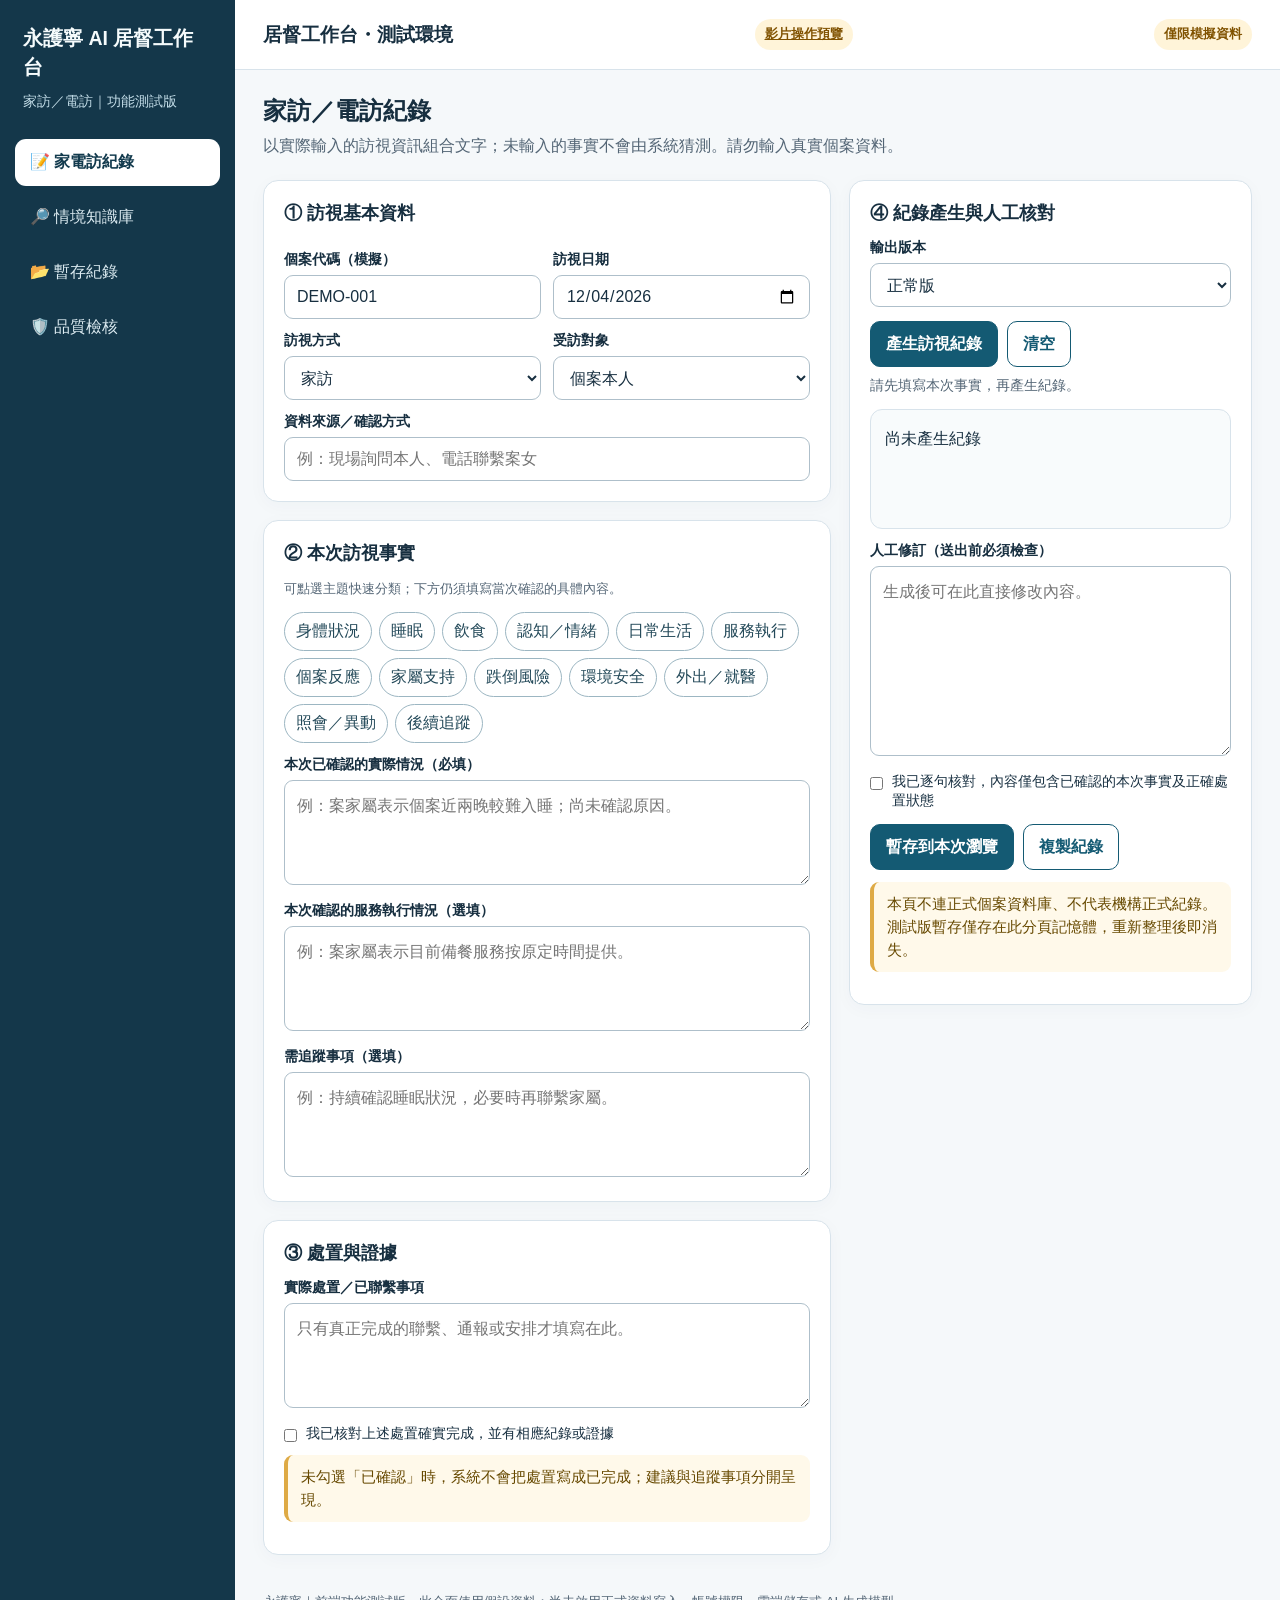
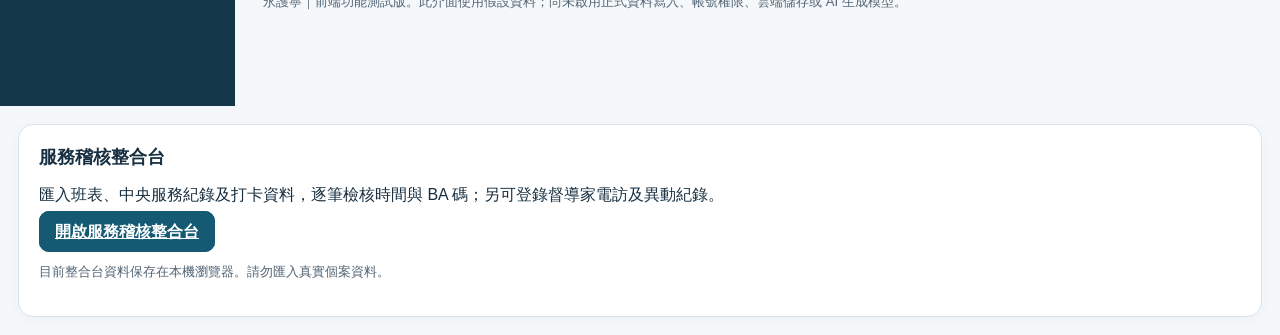
<file: index.html>
<!doctype html>
<html lang="zh-Hant">
<head>
<meta charset="utf-8"><meta name="viewport" content="width=device-width, initial-scale=1, viewport-fit=cover">
<meta name="theme-color" content="#f7f9fc"><title>永護寧 AI 居督工作台｜測試介面</title>
<style>
:root{--ink:#172f40;--muted:#536575;--line:#d8e3eb;--blue:#145a73;--blue2:#e8f3f7;--paper:#fff;--bg:#f5f8fa;--amber:#805200;--amberbg:#fff4d9;--green:#24604c;--radius:15px}*{box-sizing:border-box}html{font-family:-apple-system,BlinkMacSystemFont,"Noto Sans TC","Microsoft JhengHei",sans-serif;font-size:16px;color:var(--ink)}body{margin:0;background:var(--bg)}button,input,select,textarea{font:inherit}button{cursor:pointer}a{color:var(--blue)}:focus-visible{outline:3px solid #e69835;outline-offset:2px}.shell{min-height:100vh;display:grid;grid-template-columns:235px minmax(0,1fr)}aside{background:#14374a;color:#f5fbfc;padding:24px 15px}aside h1{font-size:1.22rem;line-height:1.5;margin:0 8px 10px}aside p{color:#c4dee9;font-size:.87rem;margin:0 8px 28px}.nav{display:grid;gap:8px}.nav button{width:100%;text-align:left;border:0;border-radius:11px;background:transparent;color:#dcebf1;padding:13px 15px}.nav button.active{background:#fff;color:#123a4d;font-weight:700}.top{display:flex;align-items:center;justify-content:space-between;gap:14px;border-bottom:1px solid var(--line);padding:19px 28px;background:#fff}.top strong{font-size:1.2rem}.pill{border-radius:999px;background:var(--amberbg);color:var(--amber);padding:7px 10px;font-size:.79rem;font-weight:700}.content{max-width:1300px;margin:0 auto;padding:25px 28px 80px}.title{font-size:1.5rem;margin:0 0 6px}.subtitle{color:var(--muted);margin:0 0 21px;line-height:1.65}.grid{display:grid;grid-template-columns:minmax(0,1.17fr) minmax(320px,.83fr);gap:18px}.card{background:var(--paper);border:1px solid var(--line);border-radius:var(--radius);padding:20px;margin-bottom:18px;box-shadow:0 4px 18px #284b5a08}.card h2{font-size:1.13rem;margin:0 0 13px}.tip{border-left:4px solid #deaa45;background:#fff9ea;border-radius:9px;padding:11px 13px;margin:12px 0;color:#674900;font-size:.91rem;line-height:1.55}.two{display:grid;grid-template-columns:1fr 1fr;gap:12px}label{display:block;font-weight:650;font-size:.9rem;margin:12px 0 6px}input,select,textarea{width:100%;border:1px solid #aebfca;background:#fff;border-radius:9px;padding:11px 12px;min-height:44px;color:var(--ink)}textarea{min-height:105px;resize:vertical;line-height:1.7}small,.meta{color:var(--muted);font-size:.82rem;line-height:1.55}.chips{display:flex;gap:7px;flex-wrap:wrap;margin:11px 0}.chip{border:1px solid #9cb6c2;background:#fff;border-radius:999px;padding:8px 11px;color:#234959;min-height:39px}.chip.selected{background:#145a73;color:#fff;border-color:#145a73}.btn{background:#145a73;color:#fff;border:1px solid #145a73;border-radius:10px;padding:11px 15px;min-height:46px;font-weight:700}.btn.alt{background:#fff;color:#145a73}.btn:disabled{background:#d5dce1;color:#71808b;border-color:#d5dce1;cursor:not-allowed}.actions{display:flex;gap:9px;flex-wrap:wrap;margin-top:14px}.preview{white-space:pre-wrap;line-height:1.9;background:#f8fbfc;border:1px solid var(--line);border-radius:12px;padding:14px;min-height:120px}.badges{display:flex;gap:8px;flex-wrap:wrap}.count{font-size:1.5rem;font-weight:800;color:var(--blue)}.records{display:grid;gap:10px}.record{border:1px solid var(--line);border-radius:10px;padding:12px;background:#fff}.record p{margin:6px 0;color:var(--muted);line-height:1.55}.record strong{font-size:.95rem}.section{display:none}.section.active{display:block}.checkbox{display:flex;gap:9px;align-items:flex-start;font-weight:500;margin:12px 0}.checkbox input{width:auto;min-height:0;margin:5px 0 0}.footer{color:var(--muted);font-size:.82rem;line-height:1.65;margin-top:18px}.searchrow{display:grid;grid-template-columns:1fr 160px;gap:9px}.tag{font-size:.77rem;background:#edf2f5;color:#44606e;border-radius:8px;padding:4px 7px;margin-right:6px;display:inline-block}.stats{display:grid;grid-template-columns:repeat(3,1fr);gap:12px}.stat{border:1px solid var(--line);border-radius:11px;padding:14px;background:#fff}.stat span{display:block;font-size:.8rem;color:var(--muted)}.list-info{margin:9px 0 14px;color:var(--muted);font-size:.9rem}.screenreader{position:absolute;width:1px;height:1px;overflow:hidden;clip:rect(0,0,0,0)}@media(max-width:900px){.shell{grid-template-columns:1fr}aside{padding:12px}.nav{display:flex;overflow-x:auto;gap:6px}.nav button{width:auto;white-space:nowrap;padding:10px 14px}aside h1{margin:3px 0;font-size:1.02rem}aside p{margin:0 0 6px}.content{padding:18px 14px 85px}.top{padding:14px}.top strong{font-size:1rem}.grid{grid-template-columns:1fr}.card{padding:16px}.two{grid-template-columns:1fr}.stats{grid-template-columns:1fr 1fr}.title{font-size:1.3rem}.searchrow{grid-template-columns:1fr}}@media(prefers-reduced-motion:reduce){*{scroll-behavior:auto!important;transition:none!important}}
</style>
</head>
<body>
<div class="shell">
<aside><h1>永護寧 AI 居督工作台</h1><p>家訪／電訪｜功能測試版</p><nav class="nav" aria-label="工作台功能">
<button class="active" data-screen="visit" aria-current="page">📝 家電訪紀錄</button><button data-screen="scenarios">🔎 情境知識庫</button><button data-screen="drafts">📂 暫存紀錄</button><button data-screen="quality">🛡️ 品質檢核</button>
</nav></aside>
<div><header class="top"><strong>居督工作台・測試環境</strong><a class="pill" href="video-visit/">影片操作預覽</a><span class="pill">僅限模擬資料</span></header>
<main class="content">
<section id="visit" class="section active">
<h2 class="title">家訪／電訪紀錄</h2><p class="subtitle">以實際輸入的訪視資訊組合文字；未輸入的事實不會由系統猜測。請勿輸入真實個案資料。</p>
<div class="grid"><div>
<article class="card"><h2>① 訪視基本資料</h2>
<div class="two"><div><label for="caseId">個案代碼（模擬）</label><input id="caseId" value="DEMO-001" maxlength="60" autocomplete="off"></div><div><label for="visitDate">訪視日期</label><input id="visitDate" type="date"></div></div>
<div class="two"><div><label for="visitType">訪視方式</label><select id="visitType"><option value="家訪">家訪</option><option value="電訪">電訪</option></select></div><div><label for="visitTarget">受訪對象</label><select id="visitTarget"><option value="個案本人">個案本人</option><option value="案家屬">案家屬</option><option value="主要照顧者">主要照顧者</option><option value="居服員">居服員</option></select></div></div>
<label for="visitSource">資料來源／確認方式</label><input id="visitSource" placeholder="例：現場詢問本人、電話聯繫案女" maxlength="120">
</article>
<article class="card"><h2>② 本次訪視事實</h2><p class="meta">可點選主題快速分類；下方仍須填寫當次確認的具體內容。</p>
<div class="chips" id="topicChips" aria-label="訪視主題"></div>
<label for="facts">本次已確認的實際情況（必填）</label><textarea id="facts" placeholder="例：案家屬表示個案近兩晚較難入睡；尚未確認原因。"></textarea>
<label for="service">本次確認的服務執行情況（選填）</label><textarea id="service" placeholder="例：案家屬表示目前備餐服務按原定時間提供。"></textarea>
<label for="risks">需追蹤事項（選填）</label><textarea id="risks" placeholder="例：持續確認睡眠狀況，必要時再聯繫家屬。"></textarea>
</article>
<article class="card"><h2>③ 處置與證據</h2><label for="actionText">實際處置／已聯繫事項</label><textarea id="actionText" placeholder="只有真正完成的聯繫、通報或安排才填寫在此。"></textarea>
<label class="checkbox"><input id="actionConfirmed" type="checkbox"><span>我已核對上述處置確實完成，並有相應紀錄或證據</span></label>
<div class="tip">未勾選「已確認」時，系統不會把處置寫成已完成；建議與追蹤事項分開呈現。</div>
</article>
</div>
<div>
<article class="card"><h2>④ 紀錄產生與人工核對</h2>
<label for="recordStyle">輸出版本</label><select id="recordStyle"><option value="normal">正常版</option><option value="short">簡易版</option><option value="detailed">詳細版</option></select>
<div class="actions"><button class="btn" id="generateBtn">產生訪視紀錄</button><button class="btn alt" id="resetBtn">清空</button></div>
<p class="list-info" id="generationStatus" role="status" aria-live="polite">請先填寫本次事實，再產生紀錄。</p><div id="preview" class="preview" aria-label="紀錄預覽">尚未產生紀錄</div>
<label for="recordEditor">人工修訂（送出前必須檢查）</label><textarea id="recordEditor" placeholder="生成後可在此直接修改內容。" style="min-height:190px"></textarea>
<label class="checkbox"><input id="humanApproved" type="checkbox"><span>我已逐句核對，內容僅包含已確認的本次事實及正確處置狀態</span></label>
<div class="actions"><button class="btn" id="saveDraftBtn">暫存到本次瀏覽</button><button class="btn alt" id="copyBtn">複製紀錄</button></div>
<div class="tip">本頁不連正式個案資料庫、不代表機構正式紀錄。測試版暫存僅存在此分頁記憶體，重新整理後即消失。</div>
</article>
</div></div></section>
<section id="scenarios" class="section">
<h2 class="title">情境知識庫</h2><p class="subtitle">檢索既有1,420筆待審情境，僅供模擬與督導知識整理；不會自動寫入正式訪視事實。</p>
<article class="card"><div class="stats"><div class="stat"><span>題庫規劃</span><div class="count">1,420</div></div><div class="stat"><span>已載入筆數</span><div class="count" id="loadedCount">0</div></div><div class="stat"><span>正式可用</span><div class="count">0</div></div></div>
<div class="tip" id="dataStatus" role="status">待載入情境資料。若在 GitHub Pages 預覽，需確保知識庫 JSON 與網站同目錄部署。</div>
<div class="actions"><button id="loadScenarios" class="btn">載入情境庫</button></div>
<div class="searchrow"><div><label for="scenarioSearch">關鍵字搜尋</label><input id="scenarioSearch" placeholder="例如：睡眠、跌倒、家屬衝突" maxlength="80"></div><div><label for="domainFilter">情境領域</label><select id="domainFilter"><option value="">全部領域</option></select></div></div>
<p class="list-info" id="searchStatus" aria-live="polite">尚未載入</p><div id="scenarioList" class="records"></div>
</article></section>
<section id="drafts" class="section"><h2 class="title">暫存紀錄</h2><p class="subtitle">最多50筆，僅存在本頁分頁記憶體。不得視為正式保存。</p><article class="card"><p id="draftStatus" role="status">目前 0 筆暫存。</p><div id="draftList" class="records"></div><div class="actions"><button class="btn alt" id="clearDrafts">清除本頁所有暫存</button></div></article></section>
<section id="quality" class="section"><h2 class="title">品質與上線條件</h2><p class="subtitle">參照既有 GitHub 資料模型：個案唯一主檔、事件中心、事實與建議分層。</p>
<article class="card"><h2>目前驗收狀態</h2><div class="records"><div class="record"><strong>🟠 1,420筆情境仍待逐題驗收</strong><p>原始草案不能直接標記 approved；相似情境需語意去重。</p></div><div class="record"><strong>🟠 BA／GA／SC碼別版本驗證</strong><p>碼別不能由本展示頁推定，需對照服務適用日期與正式核定來源。</p></div><div class="record"><strong>🔒 正式紀錄保存功能未開放</strong><p>尚未串接身分驗證、角色權限、資料庫、稽核軌跡及備份；請勿上傳真實個案個資。</p></div><div class="record"><strong>✅ 本頁防錯機制</strong><p>來源、日期、本次事實分開填；處置需明確確認；輸出必須人工核對；草案與正式紀錄隔離。</p></div></div></article>
</section>
<p class="footer">永護寧｜前端功能測試版。此介面使用假設資料；尚未啟用正式資料寫入、帳號權限、雲端儲存或 AI 生成模型。</p>
</main></div></div>
<script>
"use strict";
const $=id=>document.getElementById(id);
const topics=["身體狀況","睡眠","飲食","認知／情緒","日常生活","服務執行","個案反應","家屬支持","跌倒風險","環境安全","外出／就醫","照會／異動","後續追蹤"];
const selectedTopics=new Set(),drafts=[];let scenarios=[];
const today=new Date();const yyyy=today.getFullYear(),mm=String(today.getMonth()+1).padStart(2,"0"),dd=String(today.getDate()).padStart(2,"0");$("visitDate").value=yyyy+"-"+mm+"-"+dd;
function setScreen(id){for(const el of document.querySelectorAll(".section"))el.classList.toggle("active",el.id===id);for(const btn of document.querySelectorAll(".nav button")){const active=btn.dataset.screen===id;btn.classList.toggle("active",active);if(active)btn.setAttribute("aria-current","page");else btn.removeAttribute("aria-current");}window.scrollTo({top:0,behavior:"auto"})}
document.querySelectorAll(".nav button").forEach(btn=>btn.addEventListener("click",()=>setScreen(btn.dataset.screen)));
const chips=$("topicChips");topics.forEach(t=>{const b=document.createElement("button");b.type="button";b.className="chip";b.textContent=t;b.setAttribute("aria-pressed","false");b.addEventListener("click",()=>{if(selectedTopics.has(t))selectedTopics.delete(t);else selectedTopics.add(t);b.classList.toggle("selected",selectedTopics.has(t));b.setAttribute("aria-pressed",String(selectedTopics.has(t)));});chips.appendChild(b)});
function norm(s){return String(s||"").trim().replace(/\s+/g," ")}
function makeRecord(){const id=norm($("caseId").value),date=$("visitDate").value,source=norm($("visitSource").value),fact=norm($("facts").value),service=norm($("service").value),risk=norm($("risks").value),action=norm($("actionText").value);if(!id||!date||!fact){$("generationStatus").textContent="請填寫個案代碼、訪視日期及本次已確認的實際情況。";return null}if(!source){$("generationStatus").textContent="請填寫資料來源／確認方式，避免缺乏訪視事實來源。";return null}
const intro=date+"進行"+$("visitType").value+"，訪視對象為"+$("visitTarget").value+"，資料來源："+source+"。";
const facts="本次了解："+fact.replace(/[。；;]+$/,"")+"。";
const srv=service?"服務情形："+service.replace(/[。；;]+$/,"")+"。":"";
const done=action&&$("actionConfirmed").checked?"已確認處置："+action.replace(/[。；;]+$/,"")+"。":"";
const suggested=action&&!$("actionConfirmed").checked?"待核對處置（不可視為已完成）："+action.replace(/[。；;]+$/,"")+"。":"";
const follow=risk?"後續追蹤："+risk.replace(/[。；;]+$/,"")+"。":"";
const tag=selectedTopics.size?"本次關注："+[...selectedTopics].join("、")+"。":"";
const style=$("recordStyle").value;
if(style==="short")return [intro,facts,srv,done,suggested,follow].filter(Boolean).join("");
if(style==="detailed")return [intro,tag,facts,srv,done,suggested,follow,"紀錄以本次已確認內容為準，未確認事項不得寫為已完成。"].filter(Boolean).join("\n");
return [intro,facts,srv,done,suggested,follow].filter(Boolean).join("");
}
$("generateBtn").addEventListener("click",()=>{const s=makeRecord();if(s===null)return;$("preview").textContent=s;$("recordEditor").value=s;$("humanApproved").checked=false;$("generationStatus").textContent="已產生規則式紀錄草稿；請逐句人工核對後再暫存。"});
$("resetBtn").addEventListener("click",()=>{for(const id of ["facts","service","risks","actionText","recordEditor"])$(id).value="";$("actionConfirmed").checked=false;$("humanApproved").checked=false;$("preview").textContent="尚未產生紀錄";$("generationStatus").textContent="已清空本次輸入（基本資料保留）。";selectedTopics.clear();chips.querySelectorAll("button").forEach(b=>{b.classList.remove("selected");b.setAttribute("aria-pressed","false")})});
function renderDrafts(){const out=$("draftList");out.replaceChildren();$("draftStatus").textContent="目前 "+drafts.length+" 筆暫存（上限50筆，重新整理即消失）。";drafts.forEach((d,i)=>{const box=document.createElement("div");box.className="record";const strong=document.createElement("strong");strong.textContent=d.caseId+"｜"+d.date+"｜"+d.type;const p=document.createElement("p");p.textContent=d.text;const btn=document.createElement("button");btn.className="btn alt";btn.textContent="刪除此筆";btn.addEventListener("click",()=>{drafts.splice(i,1);renderDrafts()});box.append(strong,p,btn);out.append(box)})}
$("saveDraftBtn").addEventListener("click",()=>{if(!$("humanApproved").checked){$("generationStatus").textContent="請先完成人工核對並勾選確認，才能暫存。";return}const val=norm($("recordEditor").value);if(!val){$("generationStatus").textContent="沒有可暫存的紀錄。";return}if(drafts.length>=50){$("generationStatus").textContent="已達50筆暫存上限，請先刪除部分紀錄。";return}const id=norm($("caseId").value),date=$("visitDate").value;if(!id||!date){$("generationStatus").textContent="個案代碼與日期不可空白。";return}if(drafts.some(d=>d.caseId===id&&d.date===date&&d.type===$("visitType").value)){if(!confirm("同一模擬個案、日期及訪視方式已有暫存，仍要新增嗎？"))return}drafts.push({caseId:id,date,type:$("visitType").value,text:val});renderDrafts();$("humanApproved").checked=false;$("generationStatus").textContent="已暫存在本頁記憶體（非正式資料庫）。"});
$("copyBtn").addEventListener("click",async()=>{const s=$("recordEditor").value;if(!norm(s)){ $("generationStatus").textContent="沒有可複製的紀錄。";return }try{await navigator.clipboard.writeText(s);$("generationStatus").textContent="已複製紀錄，請注意資料保密。"}catch{$("generationStatus").textContent="瀏覽器禁止自動複製；請直接選取文字複製。"}});
$("clearDrafts").addEventListener("click",()=>{if(drafts.length&&confirm("確定清除本頁全部暫存？")){drafts.length=0;renderDrafts()}});
function el(tag,content,cls){const x=document.createElement(tag);x.textContent=content;if(cls)x.className=cls;return x}
async function loadData(){$("dataStatus").textContent="正在讀取四份情境資料…";$("loadScenarios").disabled=true;try{const paths=[1,2,3,4].map(n=>"knowledge/scenario-review-1420/part-"+String(n).padStart(2,"0")+".json");const results=await Promise.all(paths.map(async p=>{const r=await fetch(p,{cache:"no-store"});if(!r.ok)throw new Error(p+" HTTP "+r.status);const j=await r.json();if(!Array.isArray(j.scenarios))throw new Error("資料格式錯誤："+p);return j.scenarios}));const all=results.flat();if(all.length!==1420)throw new Error("資料筆數異常："+all.length+"（預期1420）");if(new Set(all.map(x=>x.id)).size!==all.length)throw new Error("資料ID重複");scenarios=all;$("loadedCount").textContent=String(all.length);$("dataStatus").textContent="已載入1,420筆草案，可供測試搜尋；0筆被視為已正式核准。";const sel=$("domainFilter");sel.replaceChildren(new Option("全部領域",""));[...new Set(all.map(x=>x.domain).filter(Boolean))].sort((a,b)=>a.localeCompare(b,"zh-Hant")).forEach(d=>sel.appendChild(new Option(d,d)));renderSearch()}catch(err){$("dataStatus").textContent="載入失敗："+err.message+"。可透過具有相同路徑的靜態網站伺服器開啟，或部署 GitHub Pages。";$("searchStatus").textContent="尚無資料；請確認檔案路徑。"}finally{$("loadScenarios").disabled=false}}
function renderSearch(){const q=norm($("scenarioSearch").value).toLowerCase(),domain=$("domainFilter").value;const match=scenarios.filter(x=>(!domain||x.domain===domain)&&(!q||[x.title,x.domain,x.scenario,...(x.risk_tags||[])].join(" ").toLowerCase().includes(q)));$("searchStatus").textContent="符合 "+match.length+" 筆；僅顯示前30筆以維持手機操作流暢。";const list=$("scenarioList");list.replaceChildren();for(const s of match.slice(0,30)){const box=el("div","","record"),head=el("strong",s.title+"（"+s.id+"）"),p=el("p",s.scenario||"");const tag=el("span",s.domain||"未分類","tag"),status=el("span","待審草案・不可直接套用","tag");box.append(head,p,tag,status);list.appendChild(box)}}
$("loadScenarios").addEventListener("click",loadData);$("scenarioSearch").addEventListener("input",renderSearch);$("domainFilter").addEventListener("change",renderSearch);renderDrafts();
</script><section class="card" style="margin:18px"><h2>服務稽核整合台</h2><p>匯入班表、中央服務紀錄及打卡資料，逐筆檢核時間與 BA 碼；另可登錄督導家電訪及異動紀錄。</p><a class="btn" href="./integrated-audit/">開啟服務稽核整合台</a><p class="footer">目前整合台資料保存在本機瀏覽器。請勿匯入真實個案資料。</p></section></body></html>
</file>
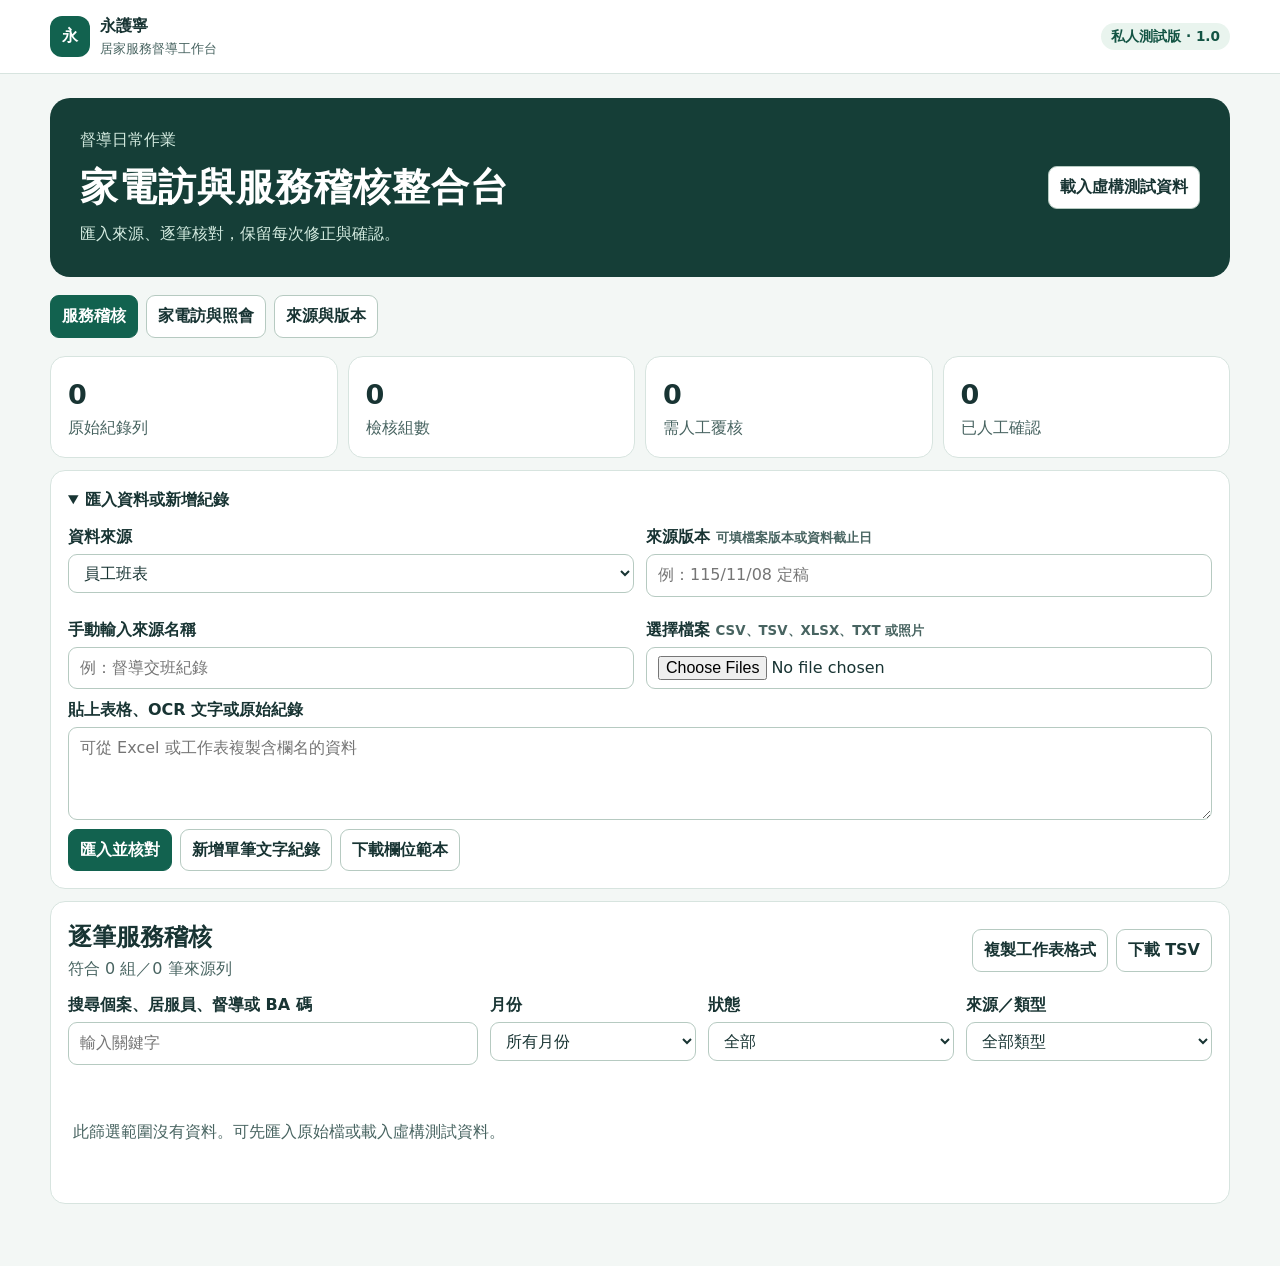
<file: integrated-audit/index.html>
<!doctype html><html lang="zh-Hant"><meta charset="utf-8"><meta name="viewport" content="width=device-width,initial-scale=1"><title>永護寧家電訪與服務稽核整合台</title><link rel="stylesheet" href="style.css">
<header><div class="brand"><span aria-hidden="true">永</span><div>永護寧<small>居家服務督導工作台</small></div></div><span class="badge">私人測試版 · 1.0</span></header>
<main><section class="hero"><div><p>督導日常作業</p><h1>家電訪與服務稽核整合台</h1><p>匯入來源、逐筆核對，保留每次修正與確認。</p></div><button id="sample">載入虛構測試資料</button></section>
<nav aria-label="工作區"><button data-tab="audit" aria-current="page">服務稽核</button><button data-tab="visit">家電訪與照會</button><button data-tab="sources">來源與版本</button></nav>
<p id="message" role="status"></p>
<section id="workflow"><div class="stats" id="stats"></div>
<details class="panel" id="entry" open><summary>匯入資料或新增紀錄</summary>
<form id="import">
<div class="grid"><label>資料來源<select id="kind"></select></label><label>來源版本 <small>可填檔案版本或資料截止日</small><input id="version" placeholder="例：115/11/08 定稿"></label><label>手動輸入來源名稱<input id="source" placeholder="例：督導交班紀錄"></label><label>選擇檔案 <small>CSV、TSV、XLSX、TXT 或照片</small><input id="files" type="file" multiple accept=".csv,.tsv,.xlsx,.txt,image/*"></label></div>
<label>貼上表格、OCR 文字或原始紀錄<textarea id="paste" rows="3" placeholder="可從 Excel 或工作表複製含欄名的資料"></textarea></label>
<div class="actions"><button type="submit" class="primary">匯入並核對</button><button type="button" id="manual">新增單筆文字紀錄</button><button type="button" id="template">下載欄位範本</button></div>
</form></details>
<section class="panel results"><div class="title"><div><h2 id="resultTitle"></h2><p id="shown"></p></div><div class="actions"><button id="copy">複製工作表格式</button><button id="export">下載 TSV</button></div></div>
<div class="grid filters"><label>搜尋個案、居服員、督導或 BA 碼<input id="search" type="search" placeholder="輸入關鍵字"></label><label>月份<select id="month"></select></label><label>狀態<select id="status"><option value="">全部</option><option value="open">有疑義／待人工確認</option><option value="approved">已人工確認</option><option value="clear">比對相符／欄位齊全</option></select></label><label>來源／類型<select id="filterType"></select></label></div>
<div id="counts"></div><div id="list"></div></section></section>
<section id="sources" hidden class="panel"><h2>來源與版本</h2><p>測試資料保存在目前瀏覽器，照片也存於本機。工作表來源僅供查閱和欄位對照。</p><div id="refs"></div><h3>匯入批次</h3><div id="batches"></div><h3>版本與人工修正紀錄</h3><div id="logs"></div></section>
</main>
<dialog id="editor"><form id="edit"><div class="title"><h2 id="editTitle">人工檢核</h2><button type="button" id="close" aria-label="關閉">關閉</button></div><div id="evidence"></div><div class="grid" id="editFields"></div><details id="moduleBox"><summary>家電訪模組與情境提醒</summary><div id="modules"></div><p id="hints"></p></details><p id="editMessage" role="status"></p><div class="actions"><button type="submit" value="save">儲存修正</button><button type="submit" value="approve" class="primary">確認本筆</button></div></form></dialog>
<script type="module" src="app.mjs"></script>
</html>
</file>
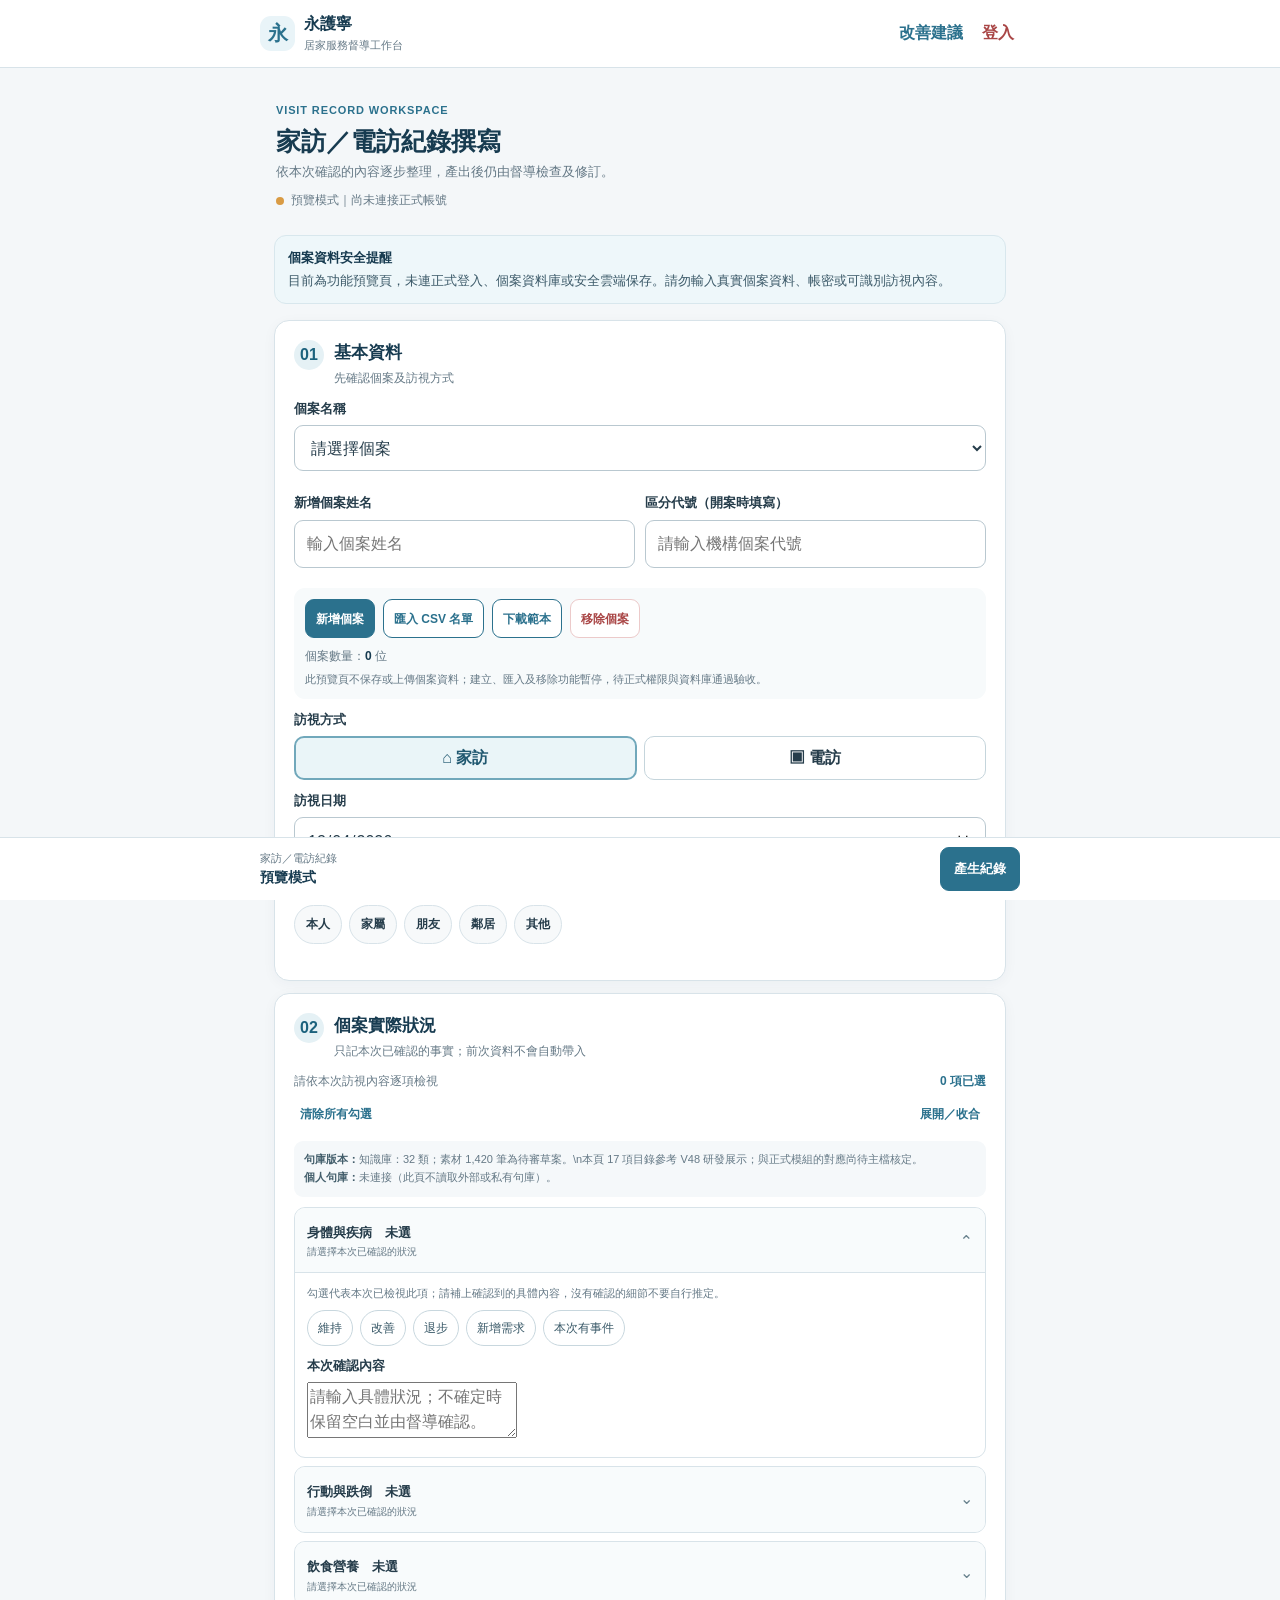
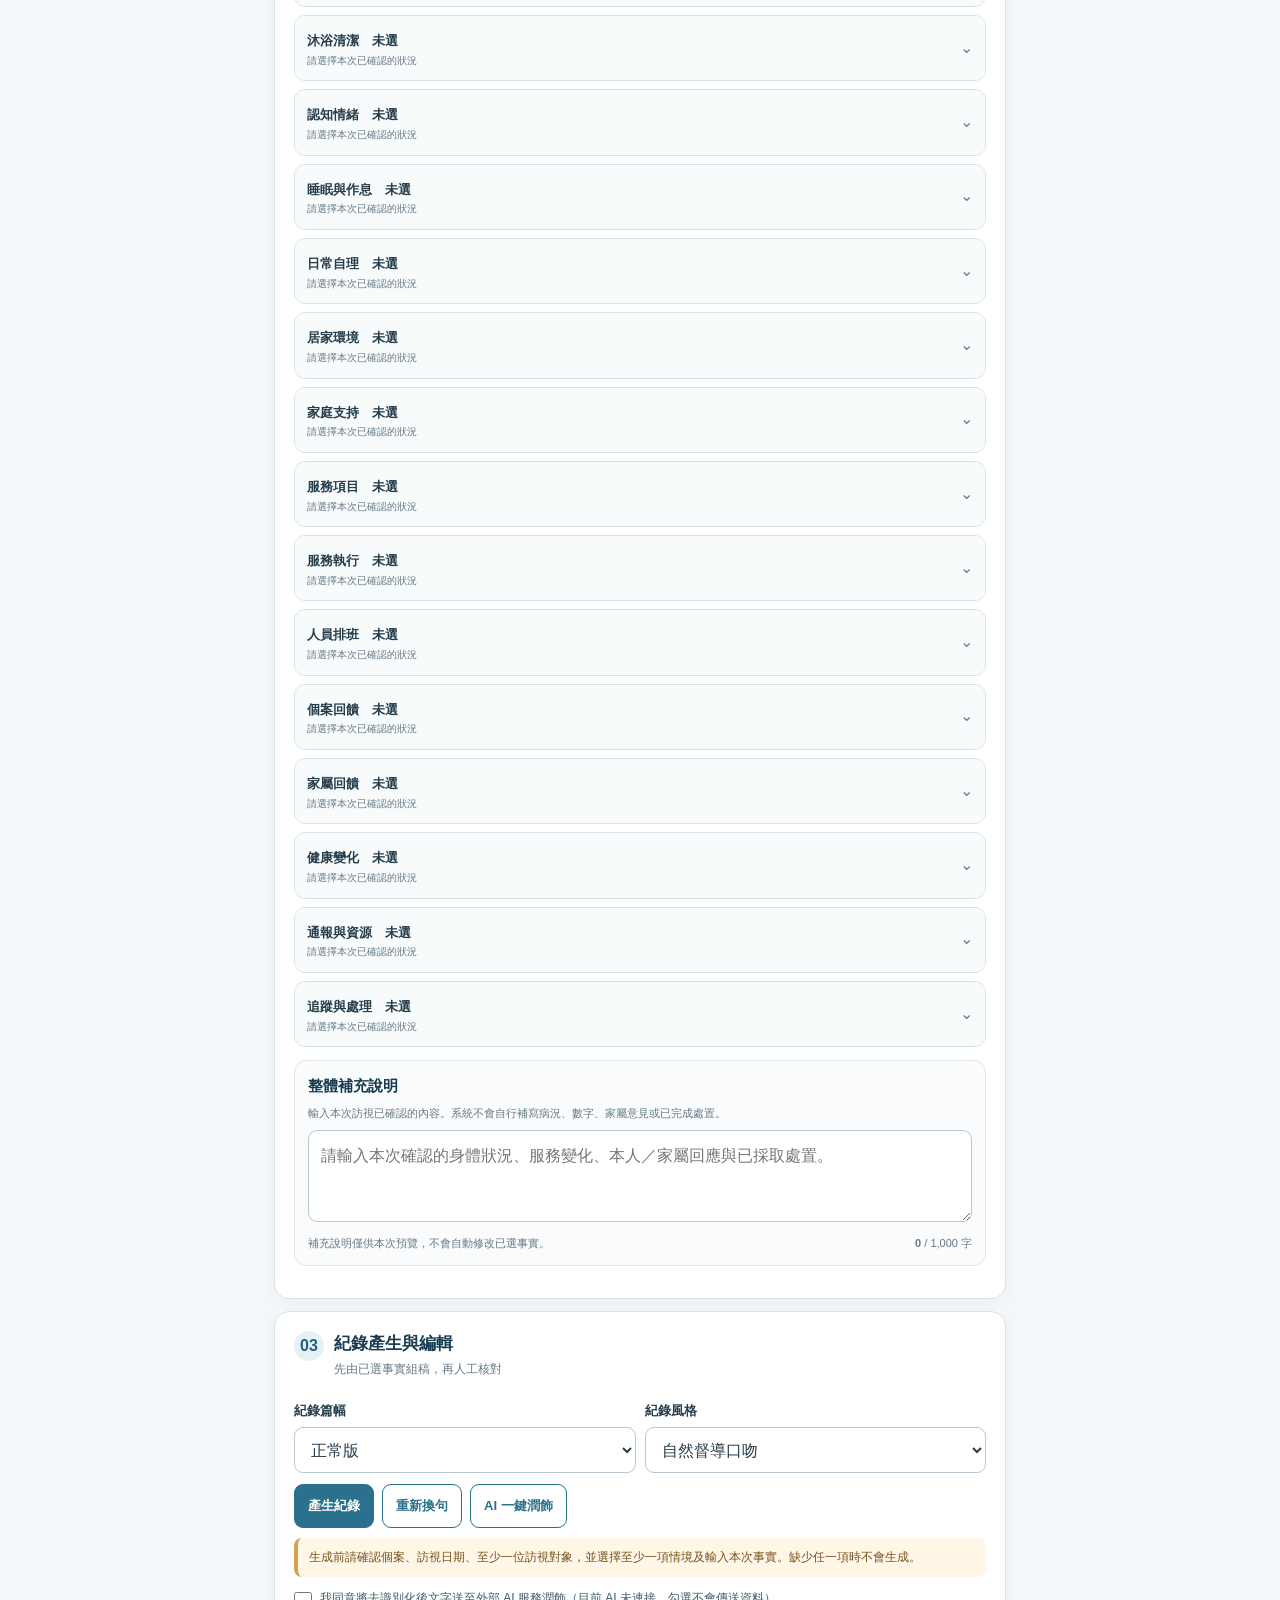
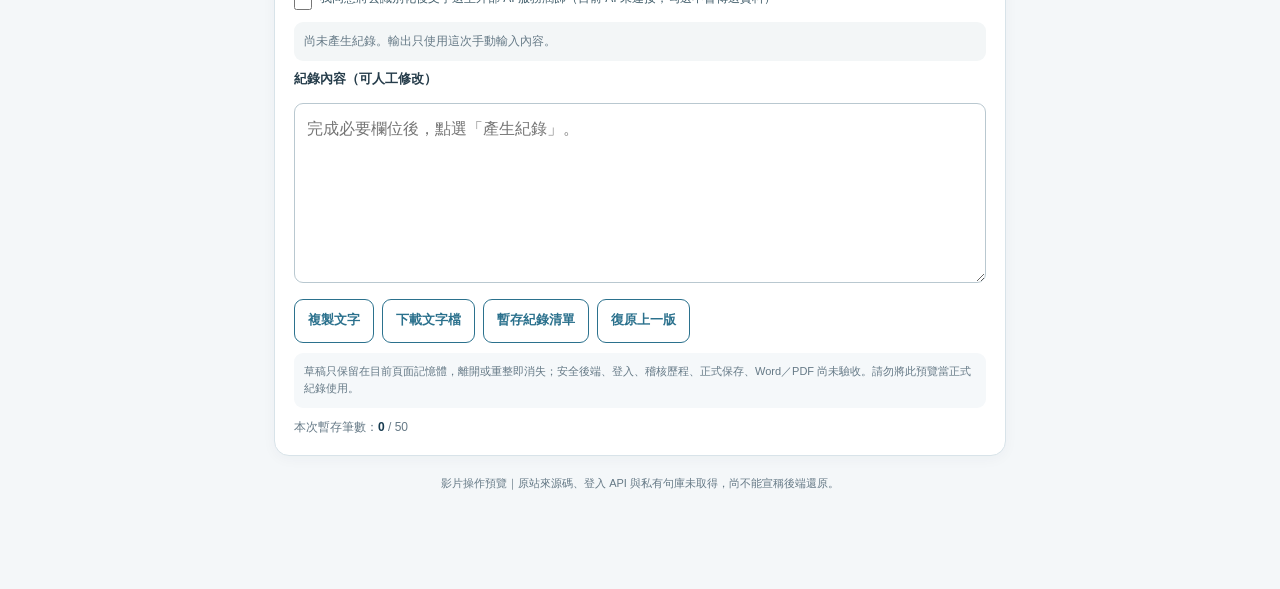
<file: video-visit/index.html>
<!doctype html>
<html lang="zh-Hant">
<head>
<meta charset="utf-8">
<meta name="viewport" content="width=device-width, initial-scale=1, viewport-fit=cover">
<meta name="theme-color" content="#f6f9fb">
<title>家電訪紀錄撰寫｜影片操作預覽</title>
<style>
:root{--navy:#173b50;--blue:#2b718d;--blue2:#e9f4f8;--ink:#263d4b;--muted:#657986;--line:#d8e3e9;--bg:#f4f7f9;--paper:#fff;--warm:#fff6e7;--orange:#986421;--red:#a94646;--green:#24674e;--r:15px}
*{box-sizing:border-box}html{font-family:-apple-system,BlinkMacSystemFont,"Noto Sans TC","Microsoft JhengHei",sans-serif;color:var(--ink);font-size:16px;scroll-behavior:smooth}body{margin:0;background:var(--bg);line-height:1.55}button,input,select,textarea{font:inherit}button{touch-action:manipulation;cursor:pointer}button:focus-visible,input:focus-visible,select:focus-visible,textarea:focus-visible{outline:3px solid #dfa54e;outline-offset:2px}header{background:#fff;border-bottom:1px solid var(--line);padding:12px max(15px,env(safe-area-inset-left));position:sticky;top:0;z-index:4}.headrow{max-width:760px;margin:auto;display:flex;align-items:center;justify-content:space-between;gap:10px}.brand{display:flex;align-items:center;gap:9px;font-weight:800;color:var(--navy)}.brandmark{width:35px;height:35px;border-radius:11px;background:var(--blue2);display:grid;place-items:center;color:var(--blue);font-size:20px}.brand small{display:block;color:var(--muted);font-weight:500;font-size:11px}.head-actions{display:flex;gap:7px}.linkbtn{border:0;background:transparent;color:var(--blue);padding:9px 6px;font-weight:700}.head-actions .linkbtn:last-child{color:var(--red)}main{max-width:760px;margin:auto;padding:16px 14px calc(86px + env(safe-area-inset-bottom))}.eyebrow{font-size:11px;letter-spacing:.08em;color:var(--blue);font-weight:800}.hero{padding:4px 2px 13px}.hero h1{font-size:21px;line-height:1.35;margin:3px 0 4px;color:var(--navy)}.hero p{margin:0;color:var(--muted);font-size:13px}.login-state{margin-top:9px;display:flex;align-items:center;gap:7px;color:var(--muted);font-size:12px}.dot{width:8px;height:8px;border-radius:50%;background:#d99b44;display:inline-block}.notice{border:1px solid #d8e7ed;background:#eef7fa;border-radius:12px;padding:12px 13px;margin:12px 0 16px;font-size:13px;color:#3b5968}.notice strong{display:block;color:var(--navy);margin-bottom:3px}.card{border:1px solid var(--line);border-radius:var(--r);background:var(--paper);padding:15px;margin:12px 0;box-shadow:0 3px 14px #193b4a0a}.step-title{display:flex;align-items:flex-start;gap:10px;margin-bottom:12px}.step-no{border-radius:50%;width:30px;height:30px;flex:none;display:grid;place-items:center;background:#e5f1f5;color:#1c627d;font-weight:800}.step-title h2{font-size:17px;color:var(--navy);margin:0}.step-title p{font-size:12px;color:var(--muted);margin:2px 0 0}.field{margin:11px 0}.field label,.label{display:block;font-weight:700;font-size:13px;margin:0 0 6px}.field input,.field select,.field textarea,.extra textarea,.record-editor{width:100%;border:1px solid #b9c8d0;background:white;border-radius:9px;padding:11px 12px;min-height:46px;color:var(--ink)}.field textarea,.extra textarea,.record-editor{line-height:1.7;resize:vertical}.hint{display:block;font-size:11px;color:var(--muted);margin-top:5px}.row{display:grid;grid-template-columns:1fr 1fr;gap:10px}.btnrow{display:flex;gap:8px;flex-wrap:wrap}.btn{min-height:44px;border:1px solid var(--blue);border-radius:9px;padding:9px 13px;background:var(--blue);color:white;font-size:13px;font-weight:750}.btn.secondary{background:white;color:var(--blue)}.btn.soft{background:var(--blue2);border-color:#c5dce5;color:#24586d}.btn.danger{background:#fff;border-color:#eccaca;color:var(--red)}.btn:disabled{opacity:.52;cursor:not-allowed}.case-tools{background:#f7fafb;border-radius:11px;padding:11px;margin-top:9px}.case-tools .btn{min-height:39px;padding:7px 10px;font-size:12px}.case-count{font-size:12px;color:var(--muted);margin:9px 0 0}.case-count b{color:var(--navy)}.segmented{display:grid;grid-template-columns:1fr 1fr;gap:7px}.segmented button{min-height:44px;border-radius:10px;border:1px solid #c5d5dc;background:#fff;color:var(--ink);font-weight:750}.segmented button[aria-pressed=true]{background:#eaf5f8;border:2px solid #71a8bb;color:#205870}.visit-target{display:flex;flex-wrap:wrap;gap:7px}.target{position:relative}.target input{position:absolute;opacity:0}.target span{display:inline-flex;min-height:39px;align-items:center;padding:7px 11px;border-radius:999px;background:#f7f9fa;border:1px solid var(--line);font-size:12px}.target input:checked+span{background:#e8f3f7;border-color:#78aabd;color:#205b73;font-weight:750}.question-meta{display:flex;justify-content:space-between;align-items:center;gap:8px;margin:8px 0;color:var(--muted);font-size:12px}.counter{font-size:12px;color:var(--blue);font-weight:800}.accordion{border:1px solid var(--line);border-radius:11px;overflow:hidden;margin:8px 0;background:#fff}.accordion-head{width:100%;display:flex;align-items:center;justify-content:space-between;text-align:left;gap:8px;border:0;background:#f8fbfc;padding:12px;color:var(--ink);min-height:47px}.accordion-head strong{font-size:13px}.accordion-head small{display:block;color:var(--muted);font-size:10px;font-weight:500}.arrow{color:#67808c;transition:transform .15s}.accordion.open .arrow{transform:rotate(180deg)}.accordion-body{display:none;padding:12px;border-top:1px solid var(--line)}.accordion.open .accordion-body{display:block}.facts-options{display:flex;flex-wrap:wrap;gap:7px;margin-bottom:10px}.fact-option{border:1px solid #c8d7de;border-radius:999px;background:#fff;color:#385867;padding:7px 10px;min-height:36px;font-size:12px}.fact-option[aria-pressed=true]{background:#e7f3f6;border-color:#6e9fb0;color:#1d5a72;font-weight:750}.small-note{font-size:11px;color:var(--muted);margin:0 0 8px}.extra{border:1px solid #e1e8ec;background:#f9fbfc;border-radius:12px;padding:13px;margin:13px 0}.extra h3{font-size:15px;margin:0 0 8px;color:var(--navy)}.extra textarea{min-height:92px}.countline{display:flex;justify-content:space-between;gap:10px;font-size:11px;color:var(--muted);margin-top:5px}.warning{border-left:4px solid #d4a052;background:var(--warm);color:#74531c;border-radius:8px;padding:10px 11px;margin:10px 0;font-size:12px}.library-info{background:#f5f8fa;border-radius:9px;padding:10px;font-size:11px;color:var(--muted);line-height:1.6;margin:10px 0}.library-info b{color:#435e6b}.step-actions{display:flex;justify-content:space-between;align-items:center;margin:7px 0 12px}.step-actions button{border:0;background:none;color:var(--blue);font-size:12px;font-weight:700;padding:6px}.style-row{display:grid;grid-template-columns:1fr 1fr;gap:9px}.record-editor{min-height:180px;margin:8px 0}.record-status{border-radius:9px;padding:10px;font-size:12px;background:#f3f6f7;color:var(--muted);margin:8px 0}.record-status.ok{background:#eff8f2;color:var(--green)}.record-status.warn{background:var(--warm);color:#79551c}.consent{display:flex;align-items:flex-start;gap:8px;font-size:12px;color:#405c69;margin:12px 0}.consent input{margin:3px 0 0;min-width:18px;min-height:18px}.login-dialog{border:0;border-radius:17px;width:min(440px,calc(100% - 28px));padding:0;box-shadow:0 18px 60px #102c3d42}.login-dialog::backdrop{background:#102c3d88}.dialog-inner{padding:20px}.dialog-title{display:flex;justify-content:space-between;align-items:center}.dialog-title h2{font-size:18px;margin:0;color:var(--navy)}.close{border:0;background:#edf3f5;border-radius:50%;width:36px;height:36px}.auth-tabs{display:grid;grid-template-columns:1fr 1fr;background:#eef4f6;padding:4px;border-radius:11px;margin:15px 0}.auth-tabs button{min-height:39px;border:0;border-radius:8px;background:transparent;color:var(--muted);font-weight:700}.auth-tabs button[aria-selected=true]{background:white;color:var(--navy);box-shadow:0 1px 5px #173b5018}.dialog-link{border:0;background:none;color:var(--blue);padding:7px 0;font-size:12px;text-decoration:underline}.mobile-bottom{position:fixed;bottom:0;left:0;right:0;background:#fff;border-top:1px solid var(--line);padding:9px 14px calc(9px + env(safe-area-inset-bottom));z-index:3}.bottom-inner{max-width:760px;margin:auto;display:flex;align-items:center;justify-content:space-between;gap:12px}.bottom-inner span{font-size:11px;color:var(--muted)}.bottom-inner b{font-size:14px;color:var(--navy)}.toast{position:fixed;left:50%;bottom:86px;transform:translateX(-50%);background:#173b50;color:#fff;border-radius:10px;padding:11px 14px;font-size:12px;z-index:8;max-width:calc(100% - 28px);display:none}.toast.show{display:block}.sr{position:absolute;width:1px;height:1px;overflow:hidden;clip:rect(0,0,0,0)}@media(min-width:700px){main{padding-top:25px}.card{padding:19px}.hero h1{font-size:25px}}@media(max-width:370px){.row,.style-row{grid-template-columns:1fr}.head-actions{gap:1px}.head-actions .linkbtn{font-size:12px}.card{padding:13px}}
</style>
</head>
<body>
<header><div class="headrow">
  <div class="brand"><span class="brandmark" aria-hidden="true">永</span><span>永護寧<small>居家服務督導工作台</small></span></div>
  <div class="head-actions"><button class="linkbtn" id="suggestions">改善建議</button><button class="linkbtn" id="openLogin">登入</button></div>
</div></header>
<main>
  <section class="hero">
    <span class="eyebrow">VISIT RECORD WORKSPACE</span>
    <h1>家訪／電訪紀錄撰寫</h1>
    <p>依本次確認的內容逐步整理，產出後仍由督導檢查及修訂。</p>
    <div class="login-state"><i class="dot"></i><span id="loginState">預覽模式｜尚未連接正式帳號</span><button class="linkbtn" id="logout" hidden>登出</button></div>
  </section>
  <div class="notice"><strong>個案資料安全提醒</strong>目前為功能預覽頁，未連正式登入、個案資料庫或安全雲端保存。請勿輸入真實個案資料、帳密或可識別訪視內容。</div>

  <section class="card" aria-labelledby="step1">
    <div class="step-title"><span class="step-no">01</span><div><h2 id="step1">基本資料</h2><p>先確認個案及訪視方式</p></div></div>
    <div class="field"><label for="caseSelect">個案名稱</label><select id="caseSelect"><option value="">請選擇個案</option></select></div>
    <div class="row">
      <div class="field"><label for="newName">新增個案姓名</label><input id="newName" placeholder="輸入個案姓名" autocomplete="off"></div>
      <div class="field"><label for="caseRef">區分代號（開案時填寫）</label><input id="caseRef" placeholder="請輸入機構個案代號" autocomplete="off"></div>
    </div>
    <div class="case-tools">
      <div class="btnrow">
        <button class="btn" id="addCase">新增個案</button>
        <button class="btn secondary" id="csvButton">匯入 CSV 名單</button>
        <button class="btn secondary" id="templateButton">下載範本</button>
        <button class="btn danger" id="removeCase">移除個案</button>
        <input id="csvFile" class="sr" type="file" accept=".csv,text/csv" aria-label="選擇 CSV 名單">
      </div>
      <p class="case-count">個案數量：<b id="caseCount">0</b> 位</p>
      <span class="hint">此預覽頁不保存或上傳個案資料；建立、匯入及移除功能暫停，待正式權限與資料庫通過驗收。</span>
    </div>
    <div class="field">
      <span class="label">訪視方式</span>
      <div class="segmented"><button type="button" data-visit="家訪" aria-pressed="true">⌂ 家訪</button><button type="button" data-visit="電訪" aria-pressed="false">▣ 電訪</button></div>
    </div>
    <div class="field"><label for="visitDate">訪視日期</label><input id="visitDate" type="date"></div>
    <div class="field"><span class="label">訪視對象（可複選）</span><div class="visit-target" id="participants">
      <label class="target"><input type="checkbox" value="個案本人"><span>本人</span></label>
      <label class="target"><input type="checkbox" value="家屬"><span>家屬</span></label>
      <label class="target"><input type="checkbox" value="朋友"><span>朋友</span></label>
      <label class="target"><input type="checkbox" value="鄰居"><span>鄰居</span></label>
      <label class="target"><input type="checkbox" value="其他"><span>其他</span></label>
    </div></div>
  </section>

  <section class="card" aria-labelledby="step2">
    <div class="step-title"><span class="step-no">02</span><div><h2 id="step2">個案實際狀況</h2><p>只記本次已確認的事實；前次資料不會自動帶入</p></div></div>
    <div class="question-meta"><span>請依本次訪視內容逐項檢視</span><span class="counter"><b id="selectedCount">0</b> 項已選</span></div>
    <div class="step-actions"><button id="clearFacts">清除所有勾選</button><button id="openAll">展開／收合</button></div>
    <div class="library-info"><b>句庫版本：</b>知識庫：32 類；素材 1,420 筆為待審草案。\n本頁 17 項目錄參考 V48 研發展示；與正式模組的對應尚待主檔核定。<br><b>個人句庫：</b>未連接（此頁不讀取外部或私有句庫）。</div>
    <div id="accordionRoot"></div>
    <div class="extra">
      <h3>整體補充說明</h3>
      <p class="small-note">輸入本次訪視已確認的內容。系統不會自行補寫病況、數字、家屬意見或已完成處置。</p>
      <textarea id="extraNotes" maxlength="1000" placeholder="請輸入本次確認的身體狀況、服務變化、本人／家屬回應與已採取處置。"></textarea>
      <div class="countline"><span>補充說明僅供本次預覽，不會自動修改已選事實。</span><span><b id="charCount">0</b> / 1,000 字</span></div>
    </div>
  </section>

  <section class="card" aria-labelledby="step3">
    <div class="step-title"><span class="step-no">03</span><div><h2 id="step3">紀錄產生與編輯</h2><p>先由已選事實組稿，再人工核對</p></div></div>
    <div class="style-row">
      <div class="field"><label for="length">紀錄篇幅</label><select id="length"><option value="normal">正常版</option><option value="short">簡易版</option><option value="detailed">詳細版</option></select></div>
      <div class="field"><label for="tone">紀錄風格</label><select id="tone"><option value="natural">自然督導口吻</option><option value="plain">簡明白話</option></select></div>
    </div>
    <div class="btnrow">
      <button class="btn" id="generate">產生紀錄</button>
      <button class="btn secondary" id="rephrase">重新換句</button>
      <button class="btn secondary" id="polish">AI 一鍵潤飾</button>
    </div>
    <div class="warning">生成前請確認個案、訪視日期、至少一位訪視對象，並選擇至少一項情境及輸入本次事實。缺少任一項時不會生成。</div>
    <label class="consent"><input id="aiConsent" type="checkbox"><span>我同意將去識別化後文字送至外部 AI 服務潤飾（目前 AI 未連接，勾選不會傳送資料）</span></label>
    <div id="recordStatus" class="record-status" role="status" aria-live="polite">尚未產生紀錄。輸出只使用這次手動輸入內容。</div>
    <label class="label" for="recordEditor">紀錄內容（可人工修改）</label>
    <textarea id="recordEditor" class="record-editor" maxlength="4000" placeholder="完成必要欄位後，點選「產生紀錄」。"></textarea>
    <div class="btnrow"><button class="btn secondary" id="copyRecord">複製文字</button><button class="btn secondary" id="downloadRecord">下載文字檔</button><button class="btn secondary" id="saveDraft">暫存紀錄清單</button><button class="btn secondary" id="restoreVersion">復原上一版</button></div>
    <div class="library-info">草稿只保留在目前頁面記憶體，離開或重整即消失；安全後端、登入、稽核歷程、正式保存、Word／PDF 尚未驗收。請勿將此預覽當正式紀錄使用。</div>
    <p class="case-count">本次暫存筆數：<b id="draftCount">0</b> / 50</p>
  </section>
  <p class="hint" style="text-align:center;padding:7px 4px 0">影片操作預覽｜原站來源碼、登入 API 與私有句庫未取得，尚不能宣稱後端還原。</p>
</main>
<div class="mobile-bottom"><div class="bottom-inner"><span>家訪／電訪紀錄<br><b>預覽模式</b></span><button class="btn" id="bottomGenerate">產生紀錄</button></div></div>
<div id="toast" class="toast" role="status" aria-live="polite"></div>
<dialog class="login-dialog" id="loginDialog">
 <div class="dialog-inner">
  <div class="dialog-title"><h2>永護寧工作台帳號</h2><button class="close" type="button" id="closeLogin" aria-label="關閉">×</button></div>
  <div class="auth-tabs"><button id="tabLogin" aria-selected="true">登入</button><button id="tabRegister" aria-selected="false">註冊</button></div>
  <form id="authForm">
   <div class="field"><label for="email">會員 Email</label><input id="email" type="email" autocomplete="email" placeholder="請輸入 Email" required></div>
   <div class="field"><label for="password">密碼</label><input id="password" type="password" autocomplete="current-password" placeholder="請輸入密碼" required minlength="8"></div>
   <button class="btn" type="submit" style="width:100%">登入家電訪網站</button>
  </form>
  <button class="dialog-link" id="forgotPassword">忘記密碼？</button>
  <div class="warning">登入／註冊畫面僅依錄影呈現互動樣式；正式身分驗證尚未接通。請勿輸入真實密碼。</div>
 </div>
</dialog>
<script>
"use strict";
const $=id=>document.getElementById(id);
const categories=["身體與疾病","行動與跌倒","飲食營養","沐浴清潔","認知情緒","睡眠與作息","日常自理","居家環境","家庭支持","服務項目","服務執行","人員排班","個案回饋","家屬回饋","健康變化","通報與資源","追蹤與處理"];
const state={visitType:"家訪",open:0,selected:new Map(),drafts:[],versions:[],baseText:"",text:"",rephrase:0,allOpen:false};
const today=new Date();$("visitDate").value=[today.getFullYear(),String(today.getMonth()+1).padStart(2,"0"),String(today.getDate()).padStart(2,"0")].join("-");
function toast(s){const el=$("toast");el.textContent=s;el.classList.add("show");clearTimeout(window.toastTimer);window.toastTimer=setTimeout(()=>el.classList.remove("show"),2600)}
function safeAlert(s){window.alert(s)}
function accordionMarkup(){const root=$("accordionRoot");root.replaceChildren();categories.forEach((name,i)=>{const box=document.createElement("section");box.className="accordion"+(state.open===i||state.allOpen?" open":"");box.dataset.index=i;
const head=document.createElement("button");head.type="button";head.className="accordion-head";head.setAttribute("aria-expanded",String(box.classList.contains("open")));head.innerHTML="<span><strong></strong><small>請選擇本次已確認的狀況</small></span><span class='arrow' aria-hidden='true'>⌄</span>";head.querySelector("strong").textContent=name+"　"+(state.selected.has(name)?("✓ "+state.selected.get(name)):"未選");
head.addEventListener("click",()=>{state.allOpen=false;state.open=box.classList.contains("open")?-1:i;accordionMarkup();});
const body=document.createElement("div");body.className="accordion-body";
const desc=document.createElement("p");desc.className="small-note";desc.textContent="勾選代表本次已檢視此項；請補上確認到的具體內容，沒有確認的細節不要自行推定。";
const options=document.createElement("div");options.className="facts-options";
["維持","改善","退步","新增需求","本次有事件"].forEach(label=>{const b=document.createElement("button");b.type="button";b.className="fact-option";b.textContent=label;b.setAttribute("aria-pressed",String(state.selected.get(name)===label));b.addEventListener("click",()=>{if(state.selected.get(name)===label)state.selected.delete(name);else state.selected.set(name,label);state.open=i;accordionMarkup();$("selectedCount").textContent=String(state.selected.size);const ta=$("detail-"+i);if(ta){ta.focus({preventScroll:true});}});options.appendChild(b)});
const label=document.createElement("label");label.className="label";label.htmlFor="detail-"+i;label.textContent="本次確認內容";
const area=document.createElement("textarea");area.id="detail-"+i;area.rows=2;area.maxLength=600;area.placeholder="請輸入具體狀況；不確定時保留空白並由督導確認。";area.value=window.factDetails?.[i]||"";area.addEventListener("input",()=>{window.factDetails=window.factDetails||{};window.factDetails[i]=area.value});
body.append(desc,options,label,area);box.append(head,body);root.appendChild(box);});$("selectedCount").textContent=String(state.selected.size)}
accordionMarkup();
document.querySelectorAll("[data-visit]").forEach(b=>b.addEventListener("click",()=>{state.visitType=b.dataset.visit;document.querySelectorAll("[data-visit]").forEach(x=>x.setAttribute("aria-pressed",String(x===b)));toast("訪視方式已切換為"+state.visitType+"；其他欄位已保留。")}));
$("clearFacts").addEventListener("click",()=>{if(!state.selected.size&&!Object.values(window.factDetails||{}).some(Boolean)){toast("目前沒有已選情境");return}if(!confirm("要清除本次所有情境勾選及情境內容嗎？"))return;state.selected.clear();window.factDetails={};accordionMarkup();$("extraNotes").value="";$("charCount").textContent="0";$("recordEditor").value="";state.text="";$("recordStatus").textContent="已清除勾選及本次補充；未連接資料庫，無任何資料寫入。"});
$("openAll").addEventListener("click",()=>{state.allOpen=!state.allOpen;state.open=-1;accordionMarkup();toast(state.allOpen?"已展開情境區塊":"已收合情境區塊")});
$("extraNotes").addEventListener("input",e=>$("charCount").textContent=String(e.target.value.length));
$("suggestions").addEventListener("click",()=>safeAlert("改善建議：此分支目前先還原影片可見操作；登入、17項正式模組、雲端保存與角色權限待以正式規格與受控環境驗收。"));
$("openLogin").addEventListener("click",()=>$("loginDialog").showModal());
$("closeLogin").addEventListener("click",()=>$("loginDialog").close());
$("loginDialog").addEventListener("click",e=>{if(e.target===$("loginDialog"))$("loginDialog").close()});
$("tabLogin").addEventListener("click",()=>{ $("tabLogin").setAttribute("aria-selected","true");$("tabRegister").setAttribute("aria-selected","false");$("authForm").querySelector("button[type=submit]").textContent="登入家電訪網站";$("password").autocomplete="current-password";});
$("tabRegister").addEventListener("click",()=>{ $("tabLogin").setAttribute("aria-selected","false");$("tabRegister").setAttribute("aria-selected","true");$("authForm").querySelector("button[type=submit]").textContent="建立帳號";$("password").autocomplete="new-password";});
$("forgotPassword").addEventListener("click",()=>toast("密碼重設尚未接上正式帳號服務。"));
$("authForm").addEventListener("submit",e=>{e.preventDefault();toast("登入尚未連接；輸入內容不會送出或儲存。")});
$("logout").addEventListener("click",()=>toast("目前未登入正式帳號。"));
function participants(){return [...document.querySelectorAll("#participants input:checked")].map(x=>x.value)}
function collectFacts(){const details=window.factDetails||{};return [...state.selected.entries()].map(([name,status])=>{const idx=categories.indexOf(name);return {name,status,text:(details[idx]||"").trim()}})}
function generate(){const caseName=$("caseSelect").value,date=$("visitDate").value,targets=participants(),facts=collectFacts(),extra=$("extraNotes").value.trim();const missing=[];if(!caseName)missing.push("個案");if(!date)missing.push("訪視日期");if(!targets.length)missing.push("訪視對象");if(!facts.length)missing.push("至少一項情境");if(!facts.some(x=>x.text)&&!extra)missing.push("本次確認內容");
if(missing.length){$("recordStatus").className="record-status warn";$("recordStatus").textContent="尚不能生成，請補齊："+missing.join("、")+"。";$("recordEditor").focus({preventScroll:true});return}
const intro=date+"進行"+state.visitType+"，訪視對象為"+targets.join("、")+"。";const detailLines=facts.filter(f=>f.text).map(f=>f.name+"（"+f.status+"）："+f.text.replace(/[。；;]+$/,"")+"。");if(extra)detailLines.push(extra.replace(/[。；;]+$/,"")+"。");let output;
if($("length").value==="detailed")output=intro+"\n本次確認內容：\n"+detailLines.join("\n");else if($("length").value==="short")output=intro+detailLines.join("");else output=intro+detailLines.join($("tone").value==="plain"?"\n":"");
state.baseText=output;state.text=output;state.versions=[output];state.rephrase=0;$("recordEditor").value=output;$("recordStatus").className="record-status ok";$("recordStatus").textContent="已依本次已輸入事實產生預覽。各篇幅均保留所有已輸入事實；請逐句核對。此版本尚未保存至受控後端。";toast("紀錄預覽已產生")}
$("generate").addEventListener("click",generate);$("bottomGenerate").addEventListener("click",()=>{generate();$("step3").scrollIntoView({behavior:"smooth",block:"start"})});
$("rephrase").addEventListener("click",()=>{if(!$("recordEditor").value.trim()){toast("請先產生紀錄");return}const current=$("recordEditor").value;const body=current.replace(/^(?:(?:本次(?:家訪|電訪)紀錄：)|(?:訪視摘要：)|(?:\d{4}-\d{2}-\d{2}進行[^。]*。))/,"");const intro=state.rephrase%2===0?"本次"+state.visitType+"紀錄：":"訪視摘要：";const next=intro+body;state.rephrase++;state.versions.push(next);$("recordEditor").value=next;state.text=next;$("recordStatus").textContent="已建立另一個表達版本；原有事實文字完整保留。可按「復原上一版」還原。";toast("已更換紀錄開頭")});
$("recordEditor").addEventListener("input",e=>state.text=e.target.value);
$("restoreVersion").addEventListener("click",()=>{if(state.versions.length<2){toast("目前沒有可復原的前一版");return}state.versions.pop();const prev=state.versions.at(-1);$("recordEditor").value=prev;state.text=prev;$("recordStatus").textContent="已復原前一個紀錄版本；原始輸入事實保留。";toast("已復原上一版")});
$("polish").addEventListener("click",()=>{if(!$("aiConsent").checked){toast("請先閱讀並勾選 AI 潤飾同意");return}toast("AI 未接通，沒有任何文字送出；目前不會執行潤飾。")});
$("copyRecord").addEventListener("click",async()=>{const t=$("recordEditor").value;if(!t){toast("目前沒有可複製的紀錄");return}try{await navigator.clipboard.writeText(t);toast("已複製紀錄文字")}catch{const a=$("recordEditor");a.focus();a.select();toast("請使用裝置的複製功能") }});
$("downloadRecord").addEventListener("click",()=>{const t=$("recordEditor").value;if(!t){toast("目前沒有可下載的紀錄");return}const blob=new Blob([t],{type:"text/plain;charset=utf-8"});const a=document.createElement("a");a.href=URL.createObjectURL(blob);a.download="家電訪紀錄預覽.txt";a.click();URL.revokeObjectURL(a.href);toast("已下載本機文字檔")});
$("saveDraft").addEventListener("click",()=>{if(!$("recordEditor").value.trim()){toast("請先產生或輸入紀錄");return}if(state.drafts.length>=50){toast("本頁暫存已達50筆，請先匯出或清除");return}state.drafts.push({text:$("recordEditor").value,date:$("visitDate").value,type:state.visitType,at:new Date().toISOString()});$("draftCount").textContent=String(state.drafts.length);toast("已暫存於目前頁面記憶體；離開頁面會清除")});
$("addCase").addEventListener("click",()=>toast("新增個案已鎖定；待登入權限與安全資料庫驗收後開放。"));
$("csvButton").addEventListener("click",()=>toast("正式個案 CSV 匯入暫停；此預覽頁不讀取名冊檔案。"));
$("templateButton").addEventListener("click",()=>{const csv="個案代號,個案姓名\r\n";const blob=new Blob(["\ufeff"+csv],{type:"text/csv;charset=utf-8"});const a=document.createElement("a");a.href=URL.createObjectURL(blob);a.download="個案匯入欄位範本.csv";a.click();URL.revokeObjectURL(a.href);toast("已下載空白欄位範本（無個案資料）")});
$("removeCase").addEventListener("click",()=>toast("目前沒有載入個案，移除功能未開放。"));
</script>
</body>
</html>
</file>
<file: integrated-audit/style.css>
:root{color-scheme:light;--ink:#183433;--muted:#486461;--line:#d7e4df;--accent:#12624f;--soft:#e9f4ee;--warm:#fff2df;--paper:#f3f7f5;font:16px/1.55 system-ui,-apple-system,sans-serif;color:var(--ink);background:var(--paper)}*{box-sizing:border-box}[hidden]{display:none!important}body{margin:0}header{display:flex;align-items:center;justify-content:space-between;padding:14px max(18px,calc((100% - 1180px)/2));background:#fff;border-bottom:1px solid var(--line)}.brand{display:flex;align-items:center;gap:10px;font-weight:800}.brand span{background:var(--accent);color:white;border-radius:12px;padding:8px 12px}.brand small{display:block;font-weight:500;color:var(--muted)}main{max-width:1216px;margin:auto;padding:24px 18px 50px}.hero{display:flex;align-items:center;justify-content:space-between;gap:18px;padding:26px 30px;border-radius:20px;background:#153e37;color:white}.hero p{margin:4px 0;color:#d4ebe0}.hero h1{margin:5px 0;font-size:clamp(24px,4vw,38px);letter-spacing:.025em}.badge,.pill{display:inline-block;padding:3px 10px;border-radius:30px;background:var(--soft);color:#135444;font-size:.85rem;font-weight:700}.warn{background:var(--warm);color:#7f3b12}.alert{color:#9a3519}nav,.actions{display:flex;gap:8px;flex-wrap:wrap}nav{margin:18px 0}button,select,input,textarea{font:inherit;border:1px solid #b6cac1;border-radius:9px;color:var(--ink);background:#fff;padding:8px 11px}button{cursor:pointer;min-height:42px;font-weight:650}button:hover{background:var(--soft)}.primary,nav button[aria-current]{background:var(--accent);border-color:var(--accent);color:white}.primary:hover,nav button[aria-current]:hover{background:#0c4e3d}:focus-visible{outline:3px solid #2c83aa;outline-offset:2px}.panel,.stat{border:1px solid var(--line);border-radius:15px;background:#fff;padding:17px;margin:12px 0}.stats{display:grid;grid-template-columns:repeat(4,1fr);gap:10px}.stat{margin:0}.stat b{display:block;font-size:27px}.stat span,small,#shown{color:var(--muted)}summary{font-weight:750;cursor:pointer}form,.filters{margin-top:12px}.grid{display:grid;grid-template-columns:repeat(2,minmax(0,1fr));gap:12px}.filters{grid-template-columns:2fr 1fr 1.2fr 1.2fr}label{display:block;font-weight:650;margin-bottom:9px}label input,label select,label textarea{display:block;width:100%;margin-top:4px;font-weight:400}textarea{resize:vertical}.title{display:flex;justify-content:space-between;align-items:center;gap:10px;flex-wrap:wrap}.title h2,.title p{margin:0}.item{border-top:1px solid var(--line);padding:12px 0}.item h3{margin:0;font-size:1.02rem}.item p{margin:5px 0}.item .row{display:flex;align-items:center;justify-content:space-between;gap:10px}.source-row{display:flex;align-items:center;justify-content:space-between;gap:8px;margin-top:7px;padding:6px 9px;background:var(--paper);border-radius:9px;overflow-wrap:anywhere}#counts{display:flex;gap:5px;flex-wrap:wrap;margin:5px 0 12px}#message:empty{display:none}.empty{padding:25px 5px;color:var(--muted)}dialog{border:1px solid var(--line);border-radius:16px;width:min(750px,96vw);max-height:92dvh;color:var(--ink)}dialog::backdrop{background:#0b2223a8}dialog form{margin:0}pre{white-space:pre-wrap;overflow-wrap:anywhere;background:var(--paper);padding:10px;max-height:160px;overflow:auto}#evidence img{display:block;max-width:100%;max-height:350px}#modules label{display:inline-flex;gap:4px;align-items:center;margin-right:9px;font-weight:400}#modules input{width:auto;margin:0}.ref{margin:9px 0}.ref a{color:var(--accent);font-weight:700}@media(max-width:700px){.hero{align-items:flex-start;flex-direction:column;padding:19px}.filters,.stats{grid-template-columns:repeat(2,minmax(0,1fr))}.source-row{align-items:flex-start}.grid:not(.filters){grid-template-columns:1fr}main{padding-top:14px}header{padding:11px 15px}}@media(max-width:350px){.filters{grid-template-columns:1fr}}
</file>
